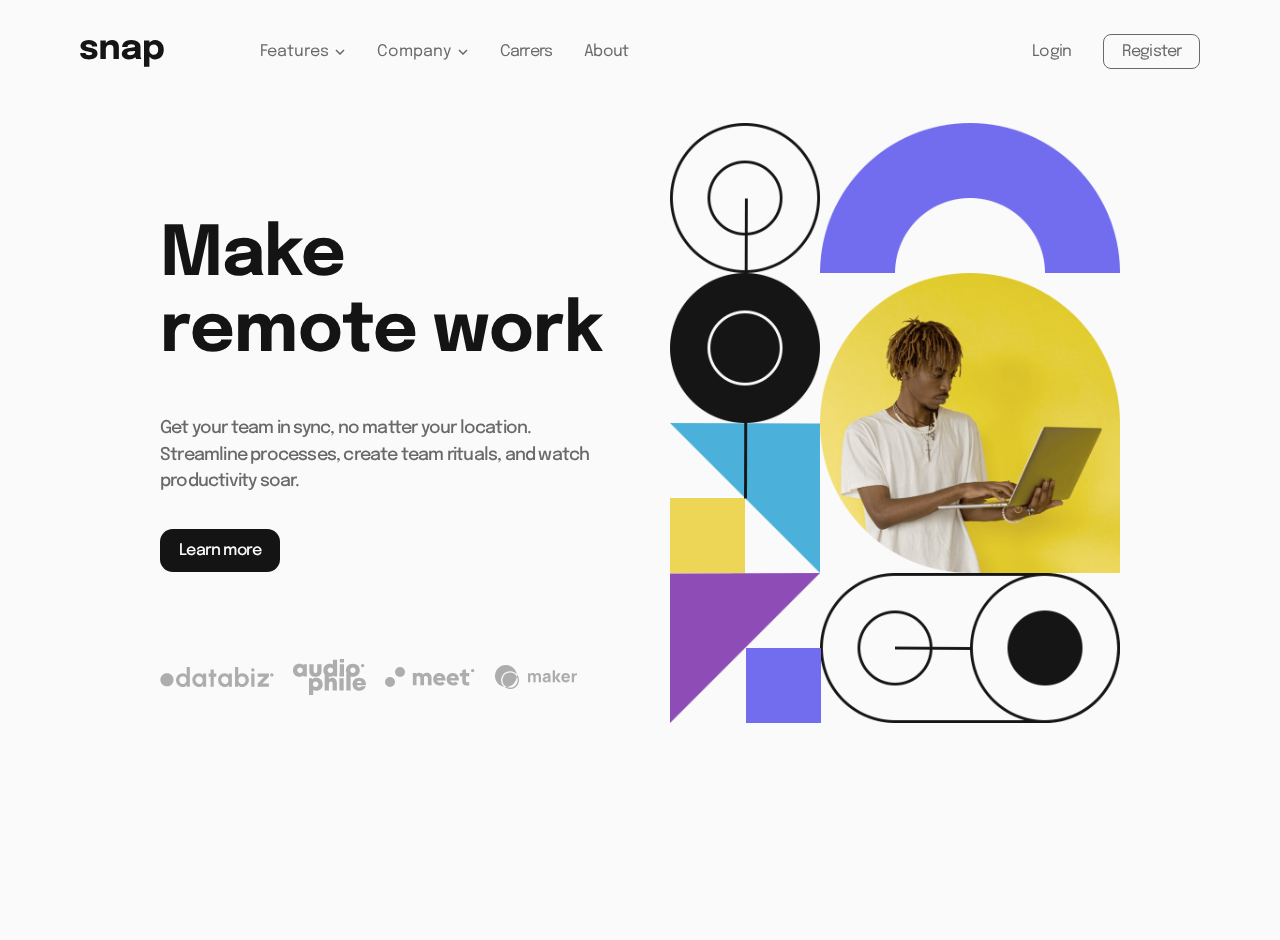
<file: index.html>
<!DOCTYPE html>
<html lang="en">
<head>
  <meta charset="UTF-8">
  <meta name="viewport" content="width=device-width, initial-scale=1.0"> <!-- displays site properly based on user's device -->
  
  <link rel="icon" type="image/png" sizes="32x32" href="./images/favicon-32x32.png">
  
  <link rel="preconnect" href="https://fonts.googleapis.com">
  <link rel="preconnect" href="https://fonts.gstatic.com" crossorigin>
  <link href="https://fonts.googleapis.com/css2?family=Epilogue:ital,wght@0,100..900;1,100..900&display=swap" rel="stylesheet">
  
  <link rel="stylesheet" href="styles.css">
  
  <title>Frontend Mentor | Intro section with dropdown navigation</title>
  
</head>

<body> 
  <header>
    <nav class="container-fluid flex">
      <a href="/">
        <img src="images/logo.svg" alt="">
      </a>
      <span id="nav-label" hidden>Navigation</span>
      <button id="btnOpen" class="nav-open" aria-expanded="false" aria-labelledby="nav-label">
        <img src="images/icon-menu.svg" alt="">
      </button>
      <div class="nav-menu">
        <button id="btnClose" class="nav-close">
          <img src="images/icon-close-menu.svg" alt="Close">
        </button>
        <ul class="nav-links flex">
          <li class="nav-item">
            <button class="nav-link dropdown-btn" data-dropdown="dropdown1" aria-expanded="false">
              Features
              <img src="images/icon-arrow-down.svg" alt="">
            </button>
            <div id="dropdown1" class="dropdown">
              <ul>
                <li>
                  <a href="/" class="dropdown-link">
                    <img src="images/icon-todo.svg" class="icon" alt=""/>
                    <span class="dropdown-link-title">Todo List</span>
                  </a>
                </li>
                <li>
                  <a href="/" class="dropdown-link">
                    <img src="images/icon-calendar.svg" class="icon" alt=""/>
                    <span class="dropdown-link-title">Calendar</span>
                  </a>
                </li>
                <li>
                  <a href="/" class="dropdown-link">
                    <img src="images/icon-reminders.svg" class="icon" alt=""/>
                    <span class="dropdown-link-title">Reminders</span>
                  </a>
                </li>
                <li>
                  <a href="/" class="dropdown-link">
                    <img src="images/icon-planning.svg" class="icon" alt=""/>
                    <span class="dropdown-link-title">Planning</span>
                  </a>
                </li>
              </ul>
            </div>
          </li>
          <li class="nav-item">
            <button class="nav-link dropdown-btn" data-dropdown="dropdown2" aria-expanded="false">
              Company
              <img src="images/icon-arrow-down.svg" alt="">
            </button>
            <div id="dropdown2" class="dropdown">
              <ul>
                <li>
                  <a href="/" class="dropdown-link">History</a>
                </li>
                <li>
                  <a href="/" class="dropdown-link">Our Team</a>
                </li>
                <li>
                  <a href="/" class="dropdown-link">Blog</a>
                </li>
              </ul>
            </div>
          </li>
          <li class="nav-item"><a href="/" class="nav-link">Carrers</a></li>
          <li class="nav-item"><a href="/" class="nav-link">About</a></li>
          <li class="nav-item left"><a href="/" class="nav-link">Login</a></li>
          <li class="nav-item last-item"><a href="/" class="nav-link register">Register</a></li>
        </ul>
      </div>
      <div class="overlay"></div>
    </nav>
  </header>
  <main>
    <article class="hero container">
      <picture class="hero-picture-desktop">
        <source
        media="(min-width: 55em)"
        srcset="images/image-hero-desktop.png"
        width="450px"
        >
        <img
        class="hero-picture-mobile"
        src="images/image-hero-mobile.png" alt="Hero mobile">
      </picture>
      <div class="hero-content">
        <h1 class="hero-title">Make remote work</h1>       
        <p class="hero-description">
          Get your team in sync, no matter your location. Streamline processes,
          create team rituals, and watch productivity soar.
        </p>     
        <div class="learn"><a href="/">Learn more</a></div>
        <div class="partners">
          <a href="/"><img src="images/client-databiz.svg" alt="Databiz"></a>
          <a href="/"><img src="images/client-audiophile.svg" alt="Audiophile"></a>
          <a href="/"><img src="images/client-meet.svg" alt="Meet"></a>
          <a href="/"><img src="images/client-maker.svg" alt="Maker"></a>
        </div>
      </div>     
    </article>
    
    <!-- <div class="attribution">
      Challenge by <a href="https://www.frontendmentor.io?ref=challenge" target="_blank">Frontend Mentor</a>. 
      Coded by <a href="#">Your Name Here</a>.
    </div> -->
  </main>
  <script src="script.js"></script>
</body>
</html>
</file>
<file: styles.css>
/* ------------------- */
/* Custom properties   */
/* ------------------- */

:root {
  /* colors */
  --clr-dark: 0, 0%, 8%;
  --clr-light: 0, 0%, 41%;
  --clr-white: 0, 0%, 98%;
  --light-grey: #ededed;

  /* font-weights */
  --fw-regular: 500;
  --fw-bold: 700;
  
  /* font-sizes */
  --fs-900: 9.375rem;
  --fs-800: 6.25rem;
  --fs-700: 4.5rem;
  --fs-600: 2rem;
  --fs-500: 1.75rem;
  --fs-400: 1.125rem;
  --fs-300: 1rem;
  --fs-200: 0.875rem;
  
  /* font-families */
  --ff-sans-normal: "Epilogue", sans-serif;
  
  /* Box Shadow */
  --shadow: rgba(0, 0, 0, 0.05) 0px 6px 24px 0px,
  rgba(0, 0, 0, 0.08) 0px 0px 0px 1px;
  
  --border: 1px solid var(--light-grey);
  
}


/* ------------------- */
/* Reset               */
/* ------------------- */

/* https://piccalil.li/blog/a-modern-css-reset/ */

/* Box sizing */
*,
*::before,
*::after {
  box-sizing: border-box;
  padding: 0;
  margin: 0;
}

/* Reset margins */
body,
h1,
h2,
h3,
h4,
h5,
p,
figure,
picture {
  margin: 0;
}

/* set up the body */
body {
  background: hsl( var(--clr-white) );
  line-height: 1.5;
  letter-spacing: -0.8px;
  min-height: 100vh;
  font-family: var(--ff-sans-normal);
  color: hsl( var(--clr-light) );
}

/* make images easier to work with */
img,
picture {
  max-width: 100%;
}

/* make form elements easier to work with */
input,
button,
textarea,
select {
  font: inherit;
}

/* remove animations for people who've turned them off */
@media (prefers-reduced-motion: reduce) {  
  *,
  *::before,
  *::after {
    animation-duration: 0.01ms !important;
    animation-iteration-count: 1 !important;
    transition-duration: 0.01ms !important;
    scroll-behavior: auto !important;
  }
}

header {
  margin-block-start: 2.5rem;
}

ul {
  list-style: none;
}

a {
  text-decoration: none;
  color: inherit;
}

button {
  border: none;
  background-color: transparent;
  cursor: pointer;
  color: inherit;
}

.container-fluid {
  width: min(100% - 3rem, 70rem);
  /* padding-inline: 2em; */
  margin-inline: auto;
}

.container {
  width: min(100% - 5rem, 60rem);
  /* padding-inline: 2em; */
  margin-inline: auto;
}

.flex {
  display: flex;
}

.center {
  align-items: center;
}

.nav-open[aria-expanded="true"] + .nav-menu {
  translate: 0;
}

.nav-open[aria-expanded="true"] ~ .overlay {
  opacity: 0.7;
}

.nav-menu {
  flex: auto;
}

.nav-links {
  margin-left: 4rem;
}

.nav-item {
  margin-left: 2rem;
  list-style-type: none;
}

.nav-link {
  color: inherit;
  text-decoration: none;
  gap: 0.4rem;
}

.nav-link:hover {
  color: hsl( var(--clr-dark) );
  font-weight: var(--fw-regular);
}

.left {
  margin-left: auto;
}

.register {
  padding: 0.5rem 1.1rem;
  border: 1px solid hsl( var(--clr-light) );
  border-radius: 0.5rem;
}

.register:hover {
  border: 1px solid hsl( var(--clr-dark) );
}

.overlay {
  position: fixed;
  inset: 0;
  background: hsl( var(--clr-dark) );
  opacity: 0;
  z-index: -1;
  transition: opacity 300ms ease-in-out;
}

/* Dropdown */

.dropdown-btn {
  display: flex;
  align-items: center;
  justify-content: space-between;
}

.toggle-arrow {
  transform: rotate(180deg);
  transition: 0.2s ease;
}

.dropdown {
  background: hsl( var(--clr-white) );
  box-shadow: var(--shadow);
  border-radius: 10px;
  position: absolute;
  top: 70px;
  visibility: hidden;
  opacity: 0;
  transform: scale(0.97) translateX(-5px);
  transition: 0.1s ease-in-out;
}

.dropdown.active {
  visibility: visible;
  opacity: 1;
  transform: scale(1) translateX(5px);
}

.dropdown ul {
  padding: 1.8rem;
  display: flex;
  flex-direction: column;
  gap: 0.5rem;
}

.dropdown-link {
  display: flex;
  align-items: center;
  gap: 1rem;
}

/* Fin dropdown */

/* Main */

.hero {
  margin-block-start: 3rem;
  display: grid;
  grid-template-columns: 1fr 1fr;
  column-gap: 3rem;
}

.hero-picture-desktop {
  order: 2;
  margin-inline-start: auto;
}

.hero-content {
  order: 1;
  margin-block-start: 6rem;
}

.hero-title {
  font-size: 4.3rem;
  line-height: 1.1;
  color: hsl( var(--clr-dark) );
}

.hero-description {
  margin-block: 2.8rem;
  font-size: 1.1rem;
  font-weight: var(--fw-regular);
}

.learn {
  margin-block-end: 6rem;
}

.learn a{
  color: hsl( var(--clr-white) );
  background: hsl( var(--clr-dark) );
  padding: 0.8rem 1.2rem;
  border-radius: 0.8rem;
  font-weight: var(--fw-regular);
}

.partners {
  display: flex;
  align-items: center;
  gap: 1.2rem;
}

@media (width > 55em) {
  .nav-open,
  .nav-close {
    display: none;
  }
}

@media (width <= 55em) {

  .nav-open {
    margin-left: auto;
  }

  .nav-close {
    display: block;
    margin-inline-start: auto;
    margin-block-end: 1rem;
    padding: 2rem;
  }

  .nav-menu {
    position: fixed;
    z-index: 1;
    inset: 0 0 0 40%;
    background: hsl( var(--clr-white) );
    translate: 100vw 0;
    /* transition: translate 0.5s ease-in-out; */
  }

  .nav-links {
    margin-block-start: 1rem;
    margin-left: 0;
    padding-inline: 2rem;
    flex-direction: column;
    gap: 1.8rem;
  }

  .nav-item {
    margin-left: 0;
    width: 100%;
  }

  .left {
    margin: auto;
    text-align: center;
  }

  .register {
    border: 0;
    padding: 0;
  }

  .last-item {
    padding: 0.3rem;
    border: 1px solid hsl( var(--clr-dark) );
    border-radius: 0.5rem;
    text-align: center;
  }

  .dropdown {
    display: none;
    min-width: 100%;
    border: none !important;
    border-radius: 5px;
    position: static;
    top: 0;
    left: 0;
    visibility: visible;
    opacity: 1;
    transform: none;
    box-shadow: none;
  }

  .dropdown.active {
    display: block;
  }

  .dropdown ul {
    padding-left: 0.3rem;
  }

  .hero {
    display: grid;
    grid-template-columns: 1fr;
  }

  .container {
    width: initial;
  }

  .hero-picture-desktop {
    order: initial;
    margin: auto;
  }

  .hero-content {
    margin-block-start: 2rem;
    display: flex;
    flex-direction: column;
    justify-content: center;
    align-items: center;
  }

  .hero-title {
    font-size: 2.5rem;
    line-height: 1.1;
    color: hsl( var(--clr-dark) );
  }

  .hero-description {
    margin-block: 1.8rem;
    font-size: 1.1rem;
    font-weight: var(--fw-regular);
    text-align: center;
  }

  .learn {
    margin-block-end: 4rem;
  }

}
</file>
